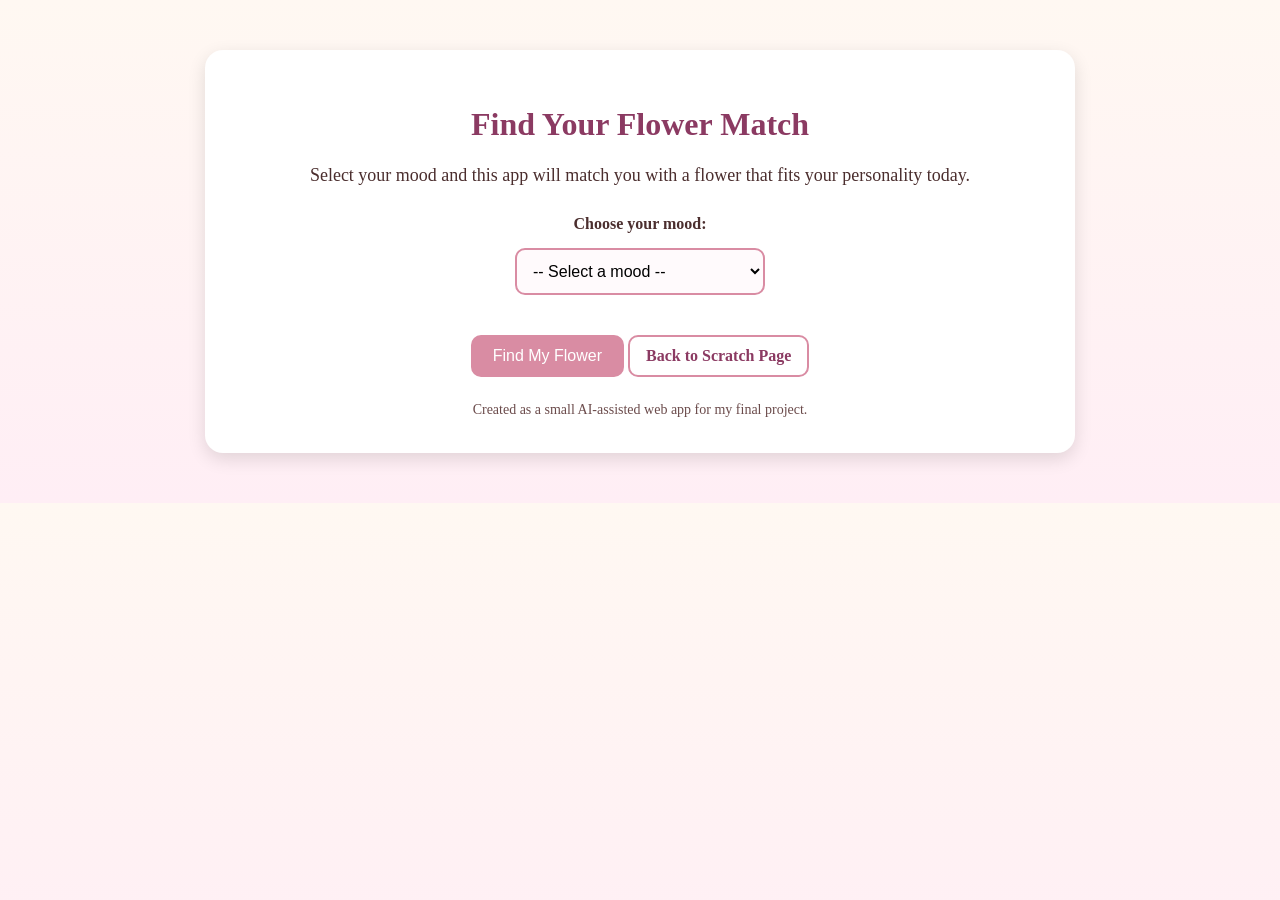
<file: flowerapp.html>
<!DOCTYPE html>
<html lang="en">
<head>
  <meta charset="UTF-8">
  <meta name="viewport" content="width=device-width, initial-scale=1.0">
  <title>Mood to Flower Picker</title>
  <style>
    body {
      font-family: Georgia, serif;
      background: linear-gradient(to bottom, #fff8f2, #ffeef5);
      color: #4b2e2e;
      margin: 0;
      padding: 0;
      text-align: center;
    }

    .container {
      max-width: 800px;
      margin: 50px auto;
      background-color: white;
      padding: 35px;
      border-radius: 18px;
      box-shadow: 0 6px 18px rgba(0, 0, 0, 0.12);
    }

    h1 {
      color: #8b3a62;
      margin-bottom: 10px;
    }

    p {
      font-size: 18px;
      line-height: 1.6;
    }

    .description {
      margin-bottom: 25px;
    }

    select {
      width: 250px;
      padding: 12px;
      font-size: 16px;
      border: 2px solid #d98ca3;
      border-radius: 10px;
      margin: 15px 0;
      background-color: #fffafc;
    }

    button {
      background-color: #d98ca3;
      color: white;
      border: none;
      padding: 12px 22px;
      font-size: 16px;
      border-radius: 10px;
      cursor: pointer;
      margin-top: 10px;
    }

    button:hover {
      background-color: #b86b86;
    }

    .result-box {
      margin-top: 30px;
      padding: 25px;
      border-radius: 15px;
      background-color: #fff6fa;
      border: 2px solid #f0c8d6;
      display: none;
    }

    .flower-name {
      font-size: 30px;
      color: #8b3a62;
      margin-bottom: 10px;
    }

    .flower-emoji {
      font-size: 50px;
      margin-bottom: 10px;
    }

    .back-link {
      display: inline-block;
      margin-top: 25px;
      text-decoration: none;
      color: #8b3a62;
      font-weight: bold;
      border: 2px solid #d98ca3;
      padding: 10px 16px;
      border-radius: 10px;
      background-color: white;
    }

    .back-link:hover {
      background-color: #ffeaf0;
    }

    .footer {
      margin-top: 25px;
      font-size: 14px;
      color: #6b4b4b;
    }
  </style>
</head>
<body>

  <div class="container">
    <h1>Find Your Flower Match</h1>
    <p class="description">
      Select your mood and this app will match you with a flower that fits your personality today.
    </p>

    <label for="mood"><strong>Choose your mood:</strong></label><br>
    <select id="mood">
      <option value="">-- Select a mood --</option>
      <option value="happy">Happy</option>
      <option value="calm">Calm</option>
      <option value="romantic">Romantic</option>
      <option value="energetic">Energetic</option>
      <option value="thoughtful">Thoughtful</option>
      <option value="confident">Confident</option>
    </select><br>

    <button onclick="pickFlower()">Find My Flower</button>

    <div class="result-box" id="resultBox">
      <div class="flower-emoji" id="flowerEmoji"></div>
      <div class="flower-name" id="flowerName"></div>
      <p id="flowerMessage"></p>
    </div>

    <a class="back-link" href="fromscratch.html">Back to Scratch Page</a>

    <div class="footer">
      Created as a small AI-assisted web app for my final project.
    </div>
  </div>

  <script>
    function pickFlower() {
      const mood = document.getElementById("mood").value;
      const resultBox = document.getElementById("resultBox");
      const flowerName = document.getElementById("flowerName");
      const flowerMessage = document.getElementById("flowerMessage");
      const flowerEmoji = document.getElementById("flowerEmoji");

      if (mood === "") {
        flowerName.textContent = "Please choose a mood first.";
        flowerMessage.textContent = "Pick one from the dropdown menu, then click the button again.";
        flowerEmoji.textContent = "🌼";
        resultBox.style.display = "block";
        return;
      }

      if (mood === "happy") {
        flowerName.textContent = "Sunflower";
        flowerMessage.textContent = "You match the sunflower because you are bright, cheerful, and bring positive energy wherever you go.";
        flowerEmoji.textContent = "🌻";
      } 
      else if (mood === "calm") {
        flowerName.textContent = "Lavender";
        flowerMessage.textContent = "You match lavender because you have a peaceful, soothing presence and make everything feel more relaxed.";
        flowerEmoji.textContent = "💜";
      } 
      else if (mood === "romantic") {
        flowerName.textContent = "Rose";
        flowerMessage.textContent = "You match the rose because you are classic, emotional, and full of beauty and meaning.";
        flowerEmoji.textContent = "🌹";
      } 
      else if (mood === "energetic") {
        flowerName.textContent = "Tulip";
        flowerMessage.textContent = "You match the tulip because you are colorful, lively, and full of fresh energy.";
        flowerEmoji.textContent = "🌷";
      } 
      else if (mood === "thoughtful") {
        flowerName.textContent = "Orchid";
        flowerMessage.textContent = "You match the orchid because you are thoughtful, unique, and quietly impressive.";
        flowerEmoji.textContent = "🌸";
      } 
      else if (mood === "confident") {
        flowerName.textContent = "Peony";
        flowerMessage.textContent = "You match the peony because you stand out naturally and have a bold but beautiful presence.";
        flowerEmoji.textContent = "🌺";
      }

      resultBox.style.display = "block";
    }
  </script>

</body>
</html>
</file>
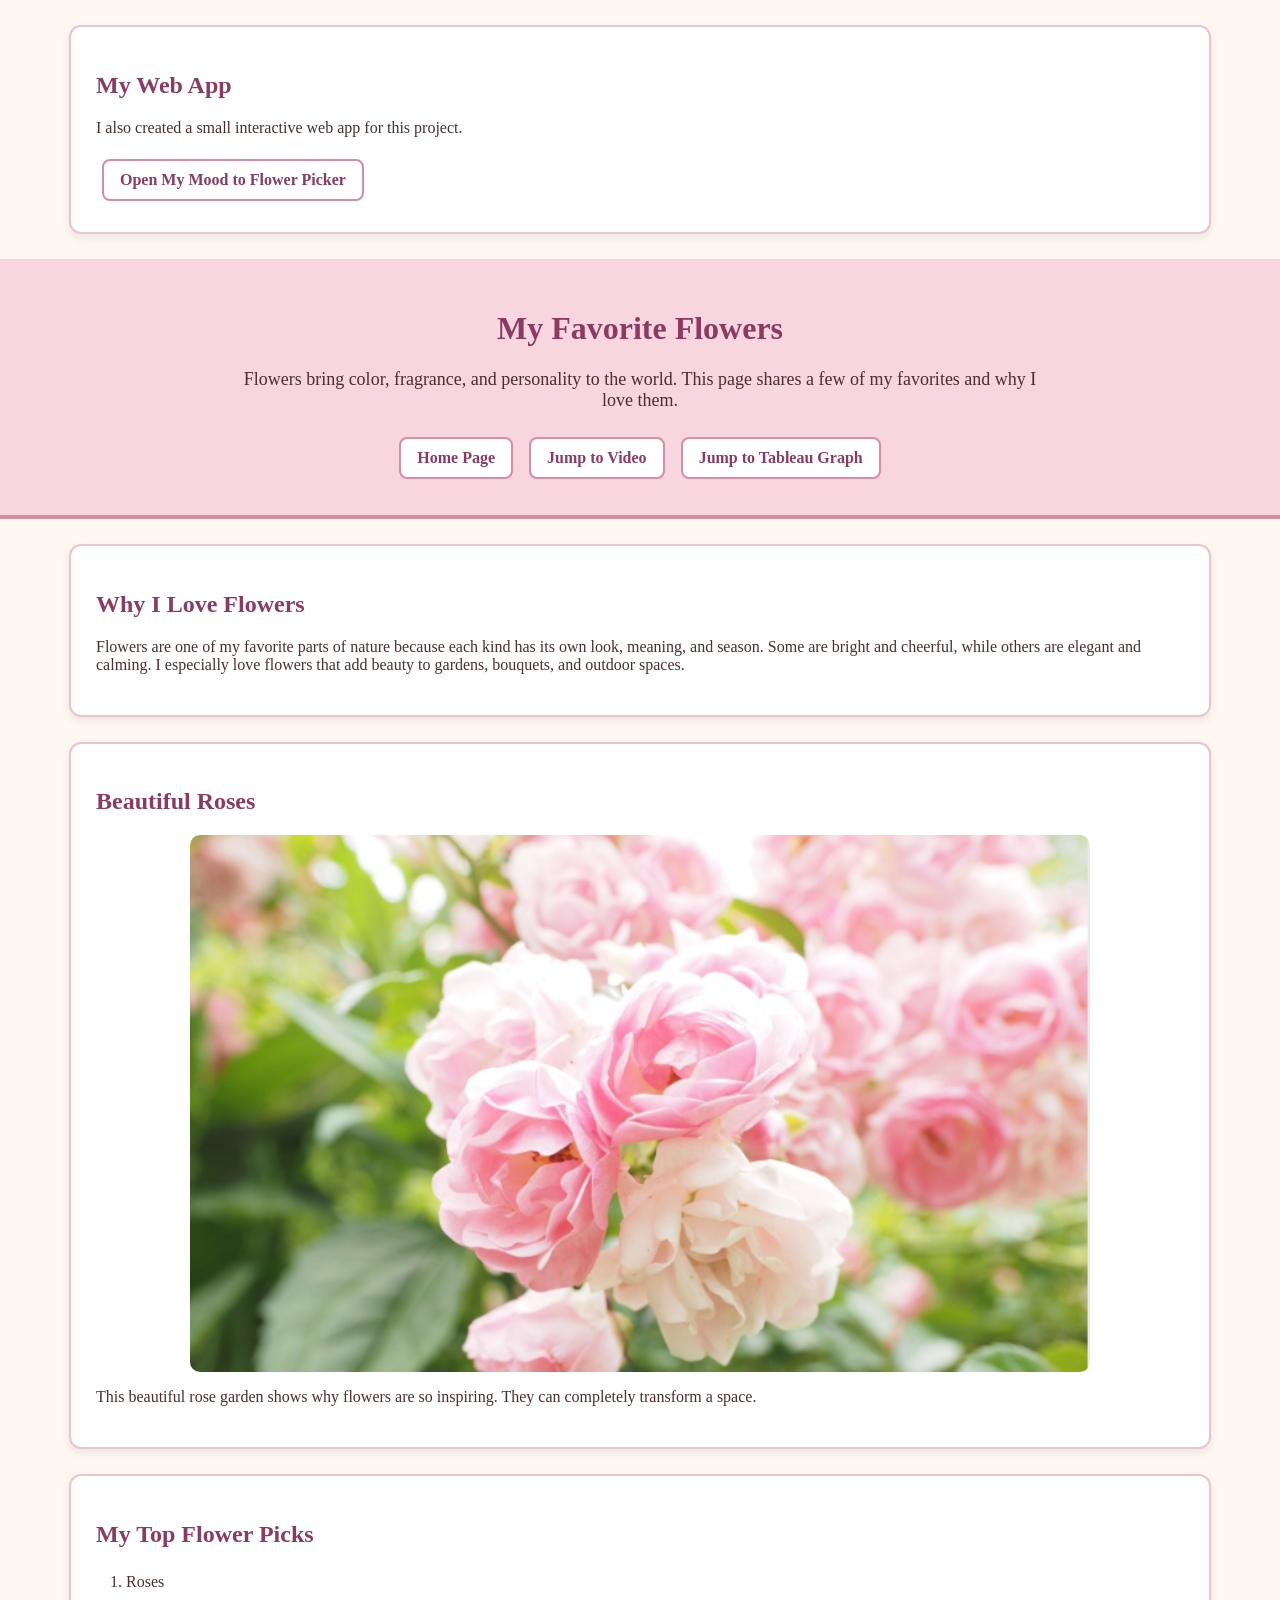
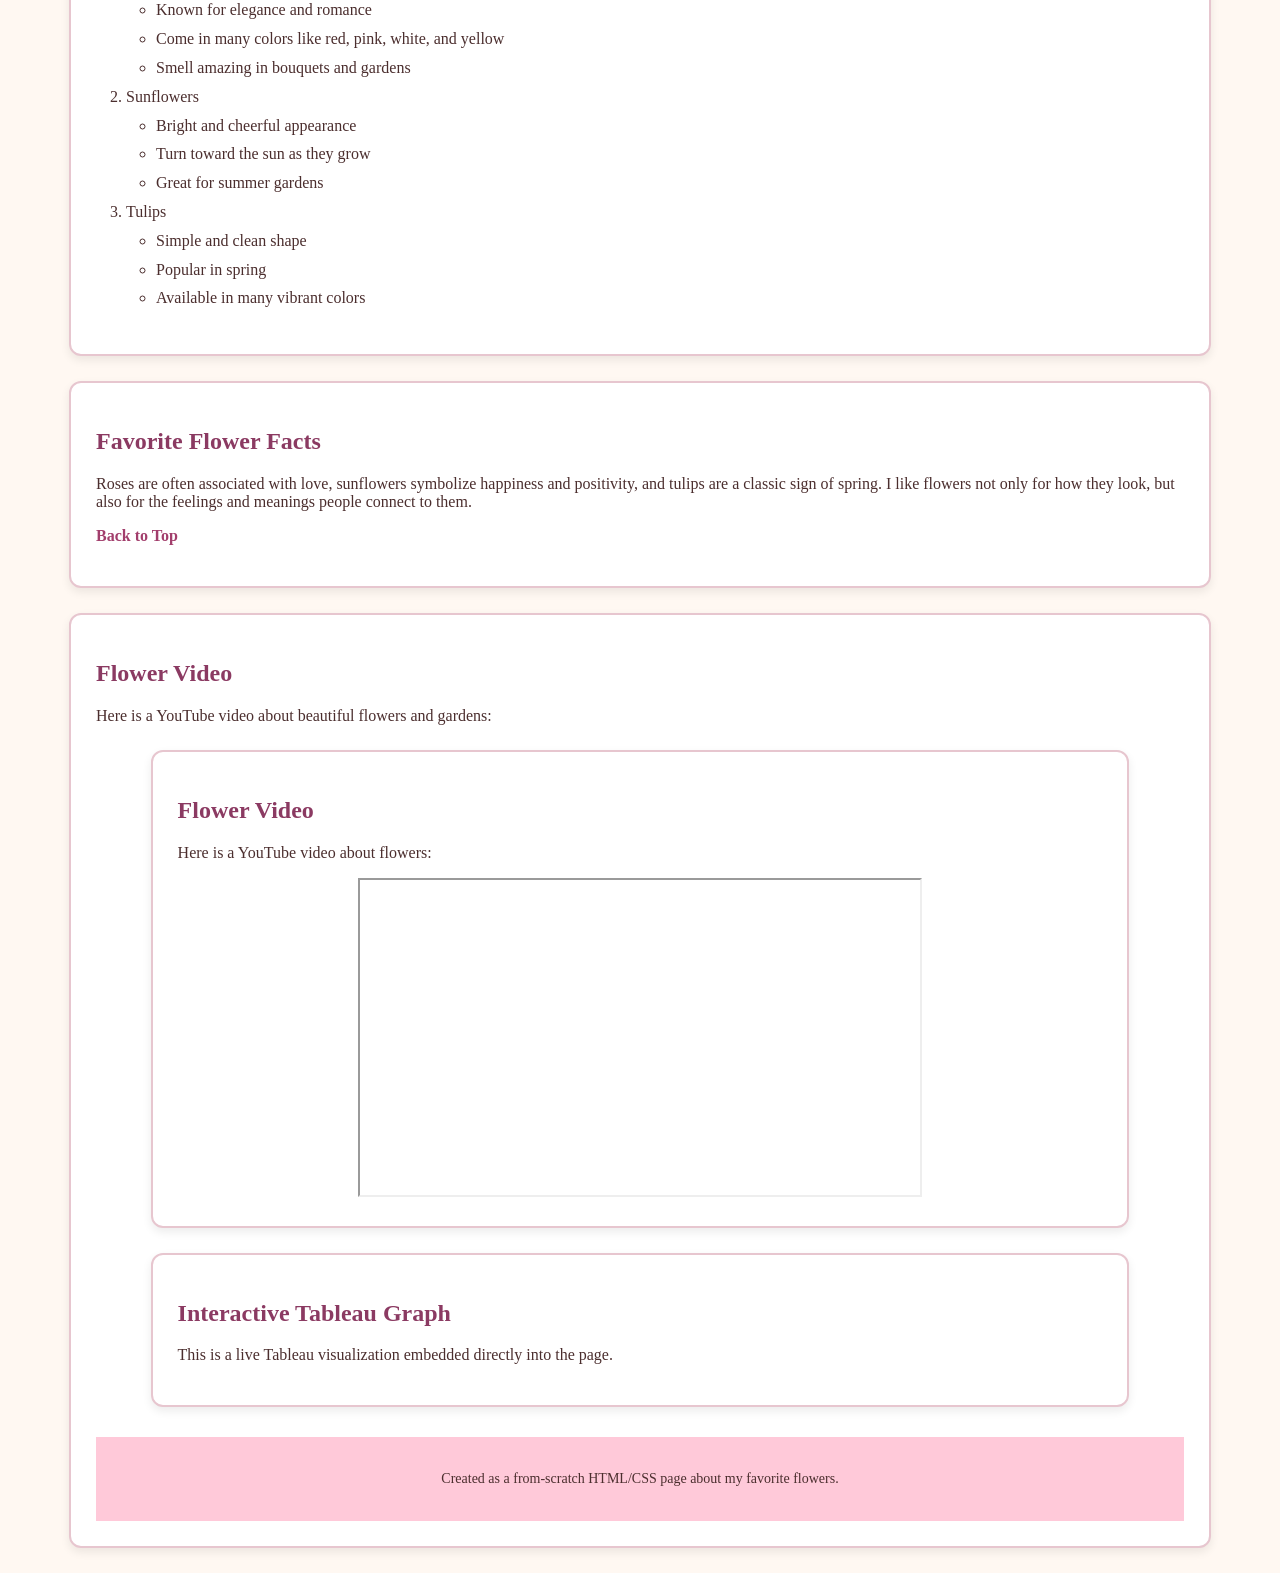
<file: fromscratch.html>
<!DOCTYPE html>
<html lang="en">
<head>
    <meta charset="UTF-8">
    <meta name="viewport" content="width=device-width, initial-scale=1.0">
    <title>My Favorite Flowers</title>
    <link rel="stylesheet" href="css/mystyles.css">
   <div class="content-box">
    <h2>My Web App</h2>
    <p>
        I also created a small interactive web app for this project.
    </p>
    <a class="nav-link" href="flowerapp.html">Open My Mood to Flower Picker</a>
</div>
</head>
<body id="top">

    <div class="header">
        <h1>My Favorite Flowers</h1>
        <p class="subtitle">
            Flowers bring color, fragrance, and personality to the world. This page shares a few of my favorites and why I love them.
        </p>

        <div class="nav-box">
            <a href="index.html" class="nav-link">Home Page</a>
    
            <a href="#video-section" class="nav-link">Jump to Video</a>
            <a href="#tableau-section" class="nav-link">Jump to Tableau Graph</a>
        </div>
    </div>

    <div class="content-box">
        <h2>Why I Love Flowers</h2>
        <p>
            Flowers are one of my favorite parts of nature because each kind has its own look, meaning, and season.
            Some are bright and cheerful, while others are elegant and calming. I especially love flowers that add
            beauty to gardens, bouquets, and outdoor spaces.
        </p>
    </div>

    <div class="image-box">
        <h2>Beautiful Roses</h2>
        <img 
            src="assets/img/rose.png"
            alt="Rose bush with many blooming flowers">
        <p>
            This beautiful rose garden shows why flowers are so inspiring. They can completely transform a space.
        </p>
    </div>

    <div class="list-box">
        <h2>My Top Flower Picks</h2>
        

        <ol>
            <li>Roses
                <ul>
                    <li>Known for elegance and romance</li>
                    <li>Come in many colors like red, pink, white, and yellow</li>
                    <li>Smell amazing in bouquets and gardens</li>
                </ul>
            </li>
            <li>Sunflowers
                <ul>
                    <li>Bright and cheerful appearance</li>
                    <li>Turn toward the sun as they grow</li>
                    <li>Great for summer gardens</li>
                </ul>
            </li>
            <li>Tulips
                <ul>
                    <li>Simple and clean shape</li>
                    <li>Popular in spring</li>
                    <li>Available in many vibrant colors</li>
                </ul>
            </li>
        </ol>
    </div>

    <div class="content-box">
        <h2>Favorite Flower Facts</h2>
        <p>
            Roses are often associated with love, sunflowers symbolize happiness and positivity, and tulips are a classic sign of spring.
            I like flowers not only for how they look, but also for the feelings and meanings people connect to them.
        </p>
        <p>
            <a href="#top" class="back-top">Back to Top</a>
        </p>
    </div>

    <div class="video-box" id="video-section">
        <h2>Flower Video</h2>
        <p>Here is a YouTube video about beautiful flowers and gardens:</p>

        <div class="video-box" id="video-section">
    <h2>Flower Video</h2>
    <p>Here is a YouTube video about flowers:</p>

    <div class="video-wrapper">
        <iframe
            width="560"
            height="315"
            src="https://www.youtube.com/embed/TvYwNZDhw1E"
            title="YouTube video player"
            allow="accelerometer; autoplay; clipboard-write; encrypted-media; gyroscope; picture-in-picture; web-share"
            allowfullscreen>
        </iframe>
    </div>
</div>
    <div class="tableau-box" id="tableau-section">
        <h2>Interactive Tableau Graph</h2>
        <p>
            This is a live Tableau visualization embedded directly into the page.
        </p>

        <div class='tableauPlaceholder' id='viz168flowers' style='position: relative'>
            <noscript>
                <a href='#'>
                    <img alt='Sample Superstore Dashboard'
                         src='https://public.tableau.com/static/images/Sa/SampleSuperstore_17706808088870/Dashboard1/1.png'
                         style='border: none' />
                </a>
            </noscript>
            <object class='tableauViz' style='display:none;'>
                <param name='host_url' value='https%3A%2F%2Fpublic.tableau.com%2F' />
                <param name='embed_code_version' value='3' />
                <param name='site_root' value='' />
                <param name='name' value='SampleSuperstore_17706808088870/Dashboard1' />
                <param name='tabs' value='no' />
                <param name='toolbar' value='yes' />
                <param name='showVizHome' value='no' />
            </object>
        </div>

        <script type='text/javascript'>
            var divElement = document.getElementById('viz168flowers');
            var vizElement = divElement.getElementsByTagName('object')[0];
            vizElement.style.width = '100%';
            vizElement.style.height = '700px';

            var scriptElement = document.createElement('script');
            scriptElement.src = 'https://public.tableau.com/javascripts/api/viz_v1.js';
            vizElement.parentNode.insertBefore(scriptElement, vizElement);
        </script>
    </div>

    <div class="footer">
        <p>Created as a from-scratch HTML/CSS page about my favorite flowers.</p>
    </div>

</body>
</html>
</file>
<file: css/mystyles.css>
body {
    background-color: #fff8f2;
    font-family: Georgia, "Times New Roman", serif;
    color: #4b2e2e;
    margin: 0;
    padding: 0;
}

.header {
    background-color: #f7d6e0;
    text-align: center;
    padding: 30px;
    border-bottom: 4px solid #d98ca3;
}

.subtitle {
    font-size: 18px;
    max-width: 800px;
    margin: 10px auto;
}

.nav-box {
    margin-top: 20px;
}

.nav-link {
    display: inline-block;
    background-color: #ffffff;
    color: #8b3a62;
    text-decoration: none;
    padding: 10px 16px;
    margin: 6px;
    border: 2px solid #d98ca3;
    border-radius: 8px;
    font-weight: bold;
}

.nav-link:hover {
    background-color: #ffeaf0;
}

.content-box,
.image-box,
.list-box,
.video-box,
.tableau-box {
    width: 85%;
    margin: 25px auto;
    padding: 25px;
    background-color: #ffffff;
    border: 2px solid #e7c6cf;
    border-radius: 12px;
    box-shadow: 0 4px 10px rgba(0, 0, 0, 0.08);
}

.image-box img {
    width: 100%;
    max-width: 900px;
    display: block;
    margin: 15px auto;
    border-radius: 10px;
}

h1, h2 {
    color: #8b3a62;
}

ol, ul {
    padding-left: 30px;
    line-height: 1.8;
}

.video-wrapper {
    text-align: center;
    margin-top: 15px;
}

.back-top {
    color: #a23e6c;
    font-weight: bold;
    text-decoration: none;
}

.back-top:hover {
    text-decoration: underline;
}

.footer {
    text-align: center;
    background-color: #ffc9d9;
    padding: 20px;
    margin-top: 30px;
    font-size: 14px;
}
</file>
